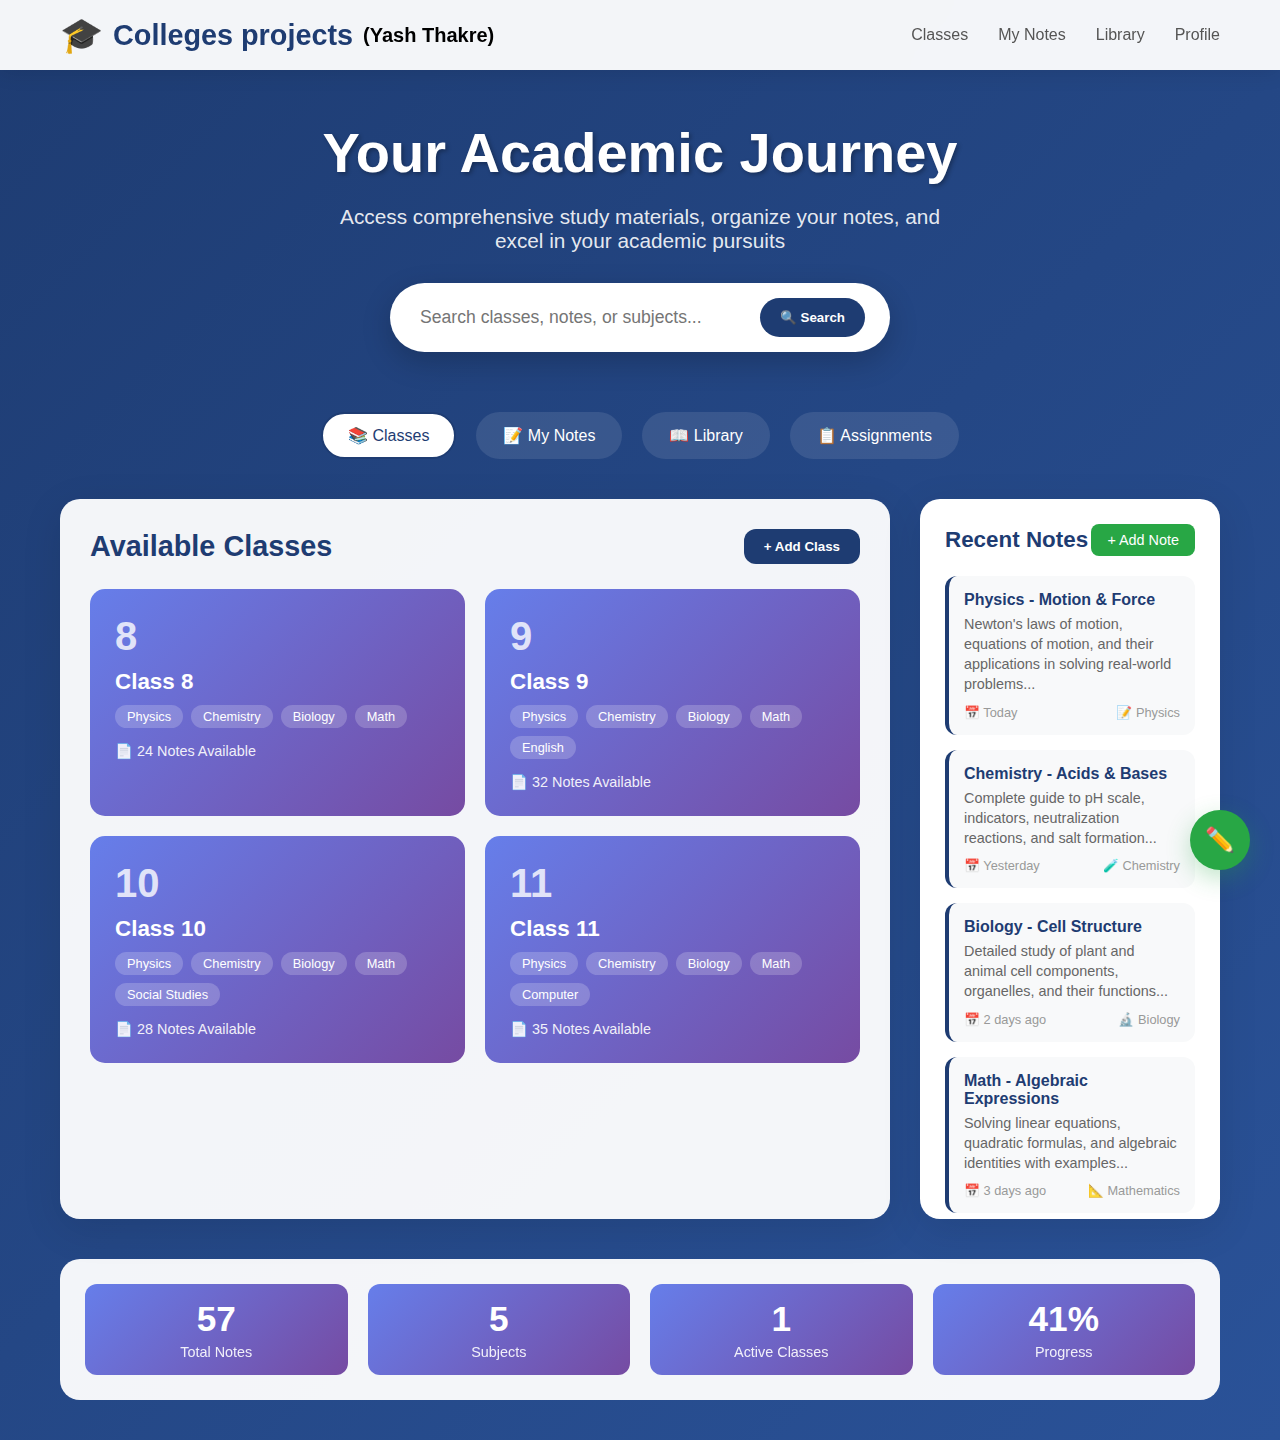
<file: index.html>
<!DOCTYPE html>
<html lang="en">
  <head>
    <meta charset="UTF-8" />
    <meta name="viewport" content="width=device-width, initial-scale=1.0" />
    <title>Yash Thakre</title>
    <link rel="stylesheet" href="./Css/style.css">
  </head>
  <body>
    <nav class="navbar">
      <div class="nav-content">
        <div class="logo">
          Colleges projects
          <span style="font-size: 20px; color: black">(Yash Thakre)</span>
        </div>
        <div class="nav-links">
          <a href="#" onclick="showTab('classes')">Classes</a>
          <a href="#" onclick="showTab('notes')">My Notes</a>
          <a href="#" onclick="showTab('library')">Library</a>
          <a href="#" onclick="showTab('profile')">Profile</a>
        </div>
      </div>
    </nav>

    <div class="main-content">
      <div class="hero-section">
        <h1 class="hero-title">Your Academic Journey</h1>
        <p class="hero-subtitle">
          Access comprehensive study materials, organize your notes, and excel
          in your academic pursuits
        </p>

        <div class="search-bar">
          <input
            type="text"
            placeholder="Search classes, notes, or subjects..."
            id="searchInput"
          />
          <button onclick="searchContent()">🔍 Search</button>
        </div>
      </div>

      <div class="tabs">
        <div class="tab active" onclick="showTab('classes')">📚 Classes</div>
        <div class="tab" onclick="showTab('notes')">📝 My Notes</div>
        <div class="tab" onclick="showTab('library')">📖 Library</div>
        <div class="tab" onclick="showTab('assignments')">📋 Assignments</div>
      </div>

      <div class="content-grid">
        <div class="classes-section" id="classesSection">
          <div class="section-header">
            <h2 class="section-title">Available Classes</h2>
            <button class="add-btn" onclick="addClass()">+ Add Class</button>
          </div>

          <div class="class-grid" id="classGrid">
            <div class="class-card" onclick="openClass(8)">
              <div class="class-number">8</div>
              <div class="class-info">
                <h3>Class 8</h3>
                <div class="subject-tags">
                  <span class="subject-tag">Physics</span>
                  <span class="subject-tag">Chemistry</span>
                  <span class="subject-tag">Biology</span>
                  <span class="subject-tag">Math</span>
                </div>
                <div class="notes-count">📄 24 Notes Available</div>
              </div>
            </div>

            <div class="class-card" onclick="openClass(9)">
              <div class="class-number">9</div>
              <div class="class-info">
                <h3>Class 9</h3>
                <div class="subject-tags">
                  <span class="subject-tag">Physics</span>
                  <span class="subject-tag">Chemistry</span>
                  <span class="subject-tag">Biology</span>
                  <span class="subject-tag">Math</span>
                  <span class="subject-tag">English</span>
                </div>
                <div class="notes-count">📄 32 Notes Available</div>
              </div>
            </div>

            <div class="class-card" onclick="openClass(10)">
              <div class="class-number">10</div>
              <div class="class-info">
                <h3>Class 10</h3>
                <div class="subject-tags">
                  <span class="subject-tag">Physics</span>
                  <span class="subject-tag">Chemistry</span>
                  <span class="subject-tag">Biology</span>
                  <span class="subject-tag">Math</span>
                  <span class="subject-tag">Social Studies</span>
                </div>
                <div class="notes-count">📄 28 Notes Available</div>
              </div>
            </div>

            <div class="class-card" onclick="openClass(11)">
              <div class="class-number">11</div>
              <div class="class-info">
                <h3>Class 11</h3>
                <div class="subject-tags">
                  <span class="subject-tag">Physics</span>
                  <span class="subject-tag">Chemistry</span>
                  <span class="subject-tag">Biology</span>
                  <span class="subject-tag">Math</span>
                  <span class="subject-tag">Computer</span>
                </div>
                <div class="notes-count">📄 35 Notes Available</div>
              </div>
            </div>
          </div>
        </div>

        <div class="notes-panel">
          <div class="notes-header">
            <h3 class="notes-title">Recent Notes</h3>
            <button class="add-note-btn" onclick="addNote()">+ Add Note</button>
          </div>

          <div class="note-item" onclick="openNote('physics-motion')">
            <div class="note-title">Physics - Motion & Force</div>
            <div class="note-preview">
              Newton's laws of motion, equations of motion, and their
              applications in solving real-world problems...
            </div>
            <div class="note-meta">
              <span>📅 Today</span>
              <span>📝 Physics</span>
            </div>
          </div>

          <div class="note-item" onclick="openNote('chemistry-acids')">
            <div class="note-title">Chemistry - Acids & Bases</div>
            <div class="note-preview">
              Complete guide to pH scale, indicators, neutralization reactions,
              and salt formation...
            </div>
            <div class="note-meta">
              <span>📅 Yesterday</span>
              <span>🧪 Chemistry</span>
            </div>
          </div>

          <div class="note-item" onclick="openNote('biology-cells')">
            <div class="note-title">Biology - Cell Structure</div>
            <div class="note-preview">
              Detailed study of plant and animal cell components, organelles,
              and their functions...
            </div>
            <div class="note-meta">
              <span>📅 2 days ago</span>
              <span>🔬 Biology</span>
            </div>
          </div>

          <div class="note-item" onclick="openNote('math-algebra')">
            <div class="note-title">Math - Algebraic Expressions</div>
            <div class="note-preview">
              Solving linear equations, quadratic formulas, and algebraic
              identities with examples...
            </div>
            <div class="note-meta">
              <span>📅 3 days ago</span>
              <span>📐 Mathematics</span>
            </div>
          </div>

          <div class="note-item" onclick="openNote('english-grammar')">
            <div class="note-title">English - Grammar Rules</div>
            <div class="note-preview">
              Parts of speech, tenses, voice, and sentence structure with
              practical examples...
            </div>
            <div class="note-meta">
              <span>📅 4 days ago</span>
              <span>📚 English</span>
            </div>
          </div>

          <div class="note-item" onclick="openNote('social-history')">
            <div class="note-title">Social Studies - Indian History</div>
            <div class="note-preview">
              Ancient civilizations, medieval period, freedom struggle, and
              modern India...
            </div>
            <div class="note-meta">
              <span>📅 5 days ago</span>
              <span>🏛️ History</span>
            </div>
          </div>
        </div>
      </div>

      <div class="stats-bar">
        <div class="stat-item">
          <div class="stat-number">119</div>
          <div class="stat-label">Total Notes</div>
        </div>
        <div class="stat-item">
          <div class="stat-number">12</div>
          <div class="stat-label">Subjects</div>
        </div>
        <div class="stat-item">
          <div class="stat-number">4</div>
          <div class="stat-label">Active Classes</div>
        </div>
        <div class="stat-item">
          <div class="stat-number">87%</div>
          <div class="stat-label">Progress</div>
        </div>
      </div>
    </div>

    <button class="floating-notes" onclick="quickNote()" title="Quick Note">✏️</button>

    <!-- Note Modal -->
    <div class="note-modal" id="noteModal">
      <div class="note-content" id="noteContent">
        <button class="close-btn" onclick="closeNote()">&times;</button>
      </div>
    </div>
    <!-- End of Note Modal -->
    <script src="./Js/Javascript.js"></script>
  </body>
</html>
</file>
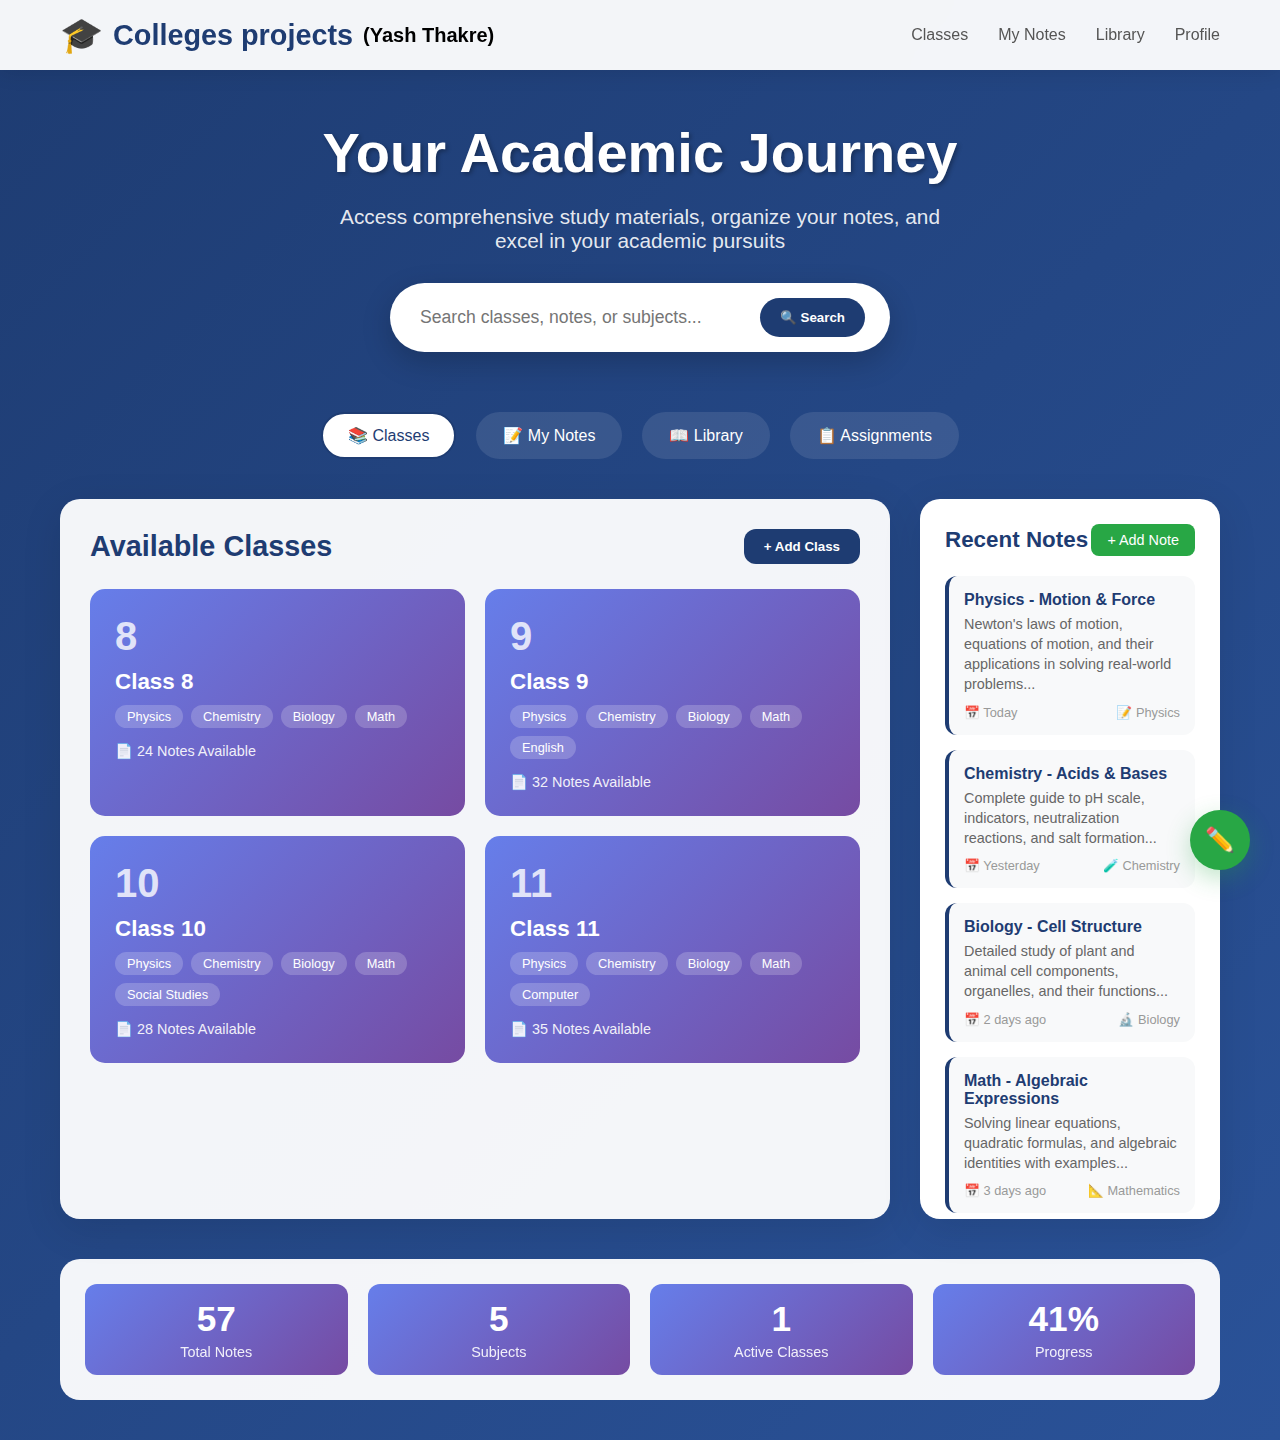
<file: Notes/index.html>
<!DOCTYPE html>
<html lang="en">
<head>
    <meta charset="UTF-8">
    <meta name="viewport" content="width=device-width, initial-scale=1.0">
    <title>Yash Thakre</title>
    <style>
        * {
            margin: 0;
            padding: 0;
            box-sizing: border-box;
        }

        body {
            font-family: 'Inter', -apple-system, BlinkMacSystemFont, sans-serif;
            background: linear-gradient(135deg, #1e3c72 0%, #2a5298 100%);
            min-height: 100vh;
            color: #333;
        }

        .navbar {
            background: rgba(255, 255, 255, 0.95);
            backdrop-filter: blur(20px);
            padding: 15px 0;
            position: fixed;
            width: 100%;
            top: 0;
            z-index: 1000;
            box-shadow: 0 2px 20px rgba(0, 0, 0, 0.1);
        }

        .nav-content {
            max-width: 1200px;
            margin: 0 auto;
            display: flex;
            justify-content: space-between;
            align-items: center;
            padding: 0 20px;
        }

        .logo {
            font-size: 1.8em;
            font-weight: 700;
            color: #1e3c72;
            display: flex;
            align-items: center;
            gap: 10px;
        }

        .logo::before {
            content: "🎓";
            font-size: 1.2em;
        }

        .nav-links {
            display: flex;
            gap: 30px;
        }

        .nav-links a {
            text-decoration: none;
            color: #555;
            font-weight: 500;
            transition: color 0.3s ease;
        }

        .nav-links a:hover {
            color: #1e3c72;
        }

        .main-content {
            margin-top: 80px;
            padding: 40px 20px;
            max-width: 1200px;
            margin-left: auto;
            margin-right: auto;
        }

        .hero-section {
            text-align: center;
            margin-bottom: 60px;
        }

        .hero-title {
            font-size: 3.5em;
            font-weight: 800;
            color: white;
            margin-bottom: 20px;
            text-shadow: 2px 2px 4px rgba(0, 0, 0, 0.3);
        }

        .hero-subtitle {
            font-size: 1.3em;
            color: rgba(255, 255, 255, 0.9);
            margin-bottom: 30px;
            max-width: 600px;
            margin-left: auto;
            margin-right: auto;
        }

        .search-bar {
            background: white;
            padding: 15px 25px;
            border-radius: 50px;
            display: flex;
            align-items: center;
            max-width: 500px;
            margin: 0 auto 20px;
            box-shadow: 0 10px 30px rgba(0, 0, 0, 0.2);
        }

        .search-bar input {
            border: none;
            outline: none;
            flex: 1;
            font-size: 1.1em;
            padding: 5px;
        }

        .search-bar button {
            background: #1e3c72;
            color: white;
            border: none;
            padding: 12px 20px;
            border-radius: 25px;
            cursor: pointer;
            font-weight: 600;
            transition: background 0.3s ease;
        }

        .search-bar button:hover {
            background: #2a5298;
        }

        .tabs {
            display: flex;
            justify-content: center;
            gap: 20px;
            margin-bottom: 40px;
        }

        .tab {
            background: rgba(255, 255, 255, 0.1);
            color: white;
            padding: 12px 25px;
            border-radius: 25px;
            cursor: pointer;
            transition: all 0.3s ease;
            font-weight: 500;
            border: 2px solid transparent;
        }

        .tab.active {
            background: white;
            color: #1e3c72;
            border: 2px solid #1e3c72;
        }

        .tab:hover {
            background: rgba(255, 255, 255, 0.2);
        }

        .tab.active:hover {
            background: white;
        }

        .content-grid {
            display: grid;
            grid-template-columns: 1fr 300px;
            gap: 30px;
            margin-bottom: 40px;
        }

        .classes-section {
            background: rgba(255, 255, 255, 0.95);
            border-radius: 20px;
            padding: 30px;
            box-shadow: 0 10px 40px rgba(0, 0, 0, 0.1);
        }

        .section-header {
            display: flex;
            justify-content: space-between;
            align-items: center;
            margin-bottom: 25px;
        }

        .section-title {
            font-size: 1.8em;
            font-weight: 700;
            color: #1e3c72;
        }

        .add-btn {
            background: #1e3c72;
            color: white;
            border: none;
            padding: 10px 20px;
            border-radius: 12px;
            cursor: pointer;
            font-weight: 600;
            transition: background 0.3s ease;
        }

        .add-btn:hover {
            background: #2a5298;
        }

        .class-grid {
            display: grid;
            grid-template-columns: repeat(auto-fit, minmax(250px, 1fr));
            gap: 20px;
        }

        .class-card {
            background: linear-gradient(135deg, #667eea 0%, #764ba2 100%);
            border-radius: 15px;
            padding: 25px;
            color: white;
            cursor: pointer;
            transition: transform 0.3s ease, box-shadow 0.3s ease;
            position: relative;
            overflow: hidden;
        }

        .class-card:hover {
            transform: translateY(-5px);
            box-shadow: 0 15px 35px rgba(0, 0, 0, 0.2);
        }

        .class-card::before {
            content: "";
            position: absolute;
            top: 0;
            left: 0;
            right: 0;
            bottom: 0;
            background: linear-gradient(45deg, rgba(255, 255, 255, 0.1), transparent);
            opacity: 0;
            transition: opacity 0.3s ease;
        }

        .class-card:hover::before {
            opacity: 1;
        }

        .class-number {
            font-size: 2.5em;
            font-weight: 900;
            margin-bottom: 10px;
            opacity: 0.8;
        }

        .class-info h3 {
            font-size: 1.4em;
            margin-bottom: 10px;
            font-weight: 600;
        }

        .subject-tags {
            display: flex;
            flex-wrap: wrap;
            gap: 8px;
            margin-bottom: 15px;
        }

        .subject-tag {
            background: rgba(255, 255, 255, 0.2);
            padding: 4px 12px;
            border-radius: 12px;
            font-size: 0.8em;
            font-weight: 500;
        }

        .notes-count {
            font-size: 0.9em;
            opacity: 0.9;
            margin-top: 10px;
        }

        .notes-panel {
            background: white;
            border-radius: 20px;
            padding: 25px;
            box-shadow: 0 10px 40px rgba(0, 0, 0, 0.1);
            height: fit-content;
            position: sticky;
            top: 100px;
            max-height: 80vh;
            overflow-y: auto;
        }

        .notes-header {
            display: flex;
            justify-content: space-between;
            align-items: center;
            margin-bottom: 20px;
        }

        .notes-title {
            font-size: 1.4em;
            font-weight: 700;
            color: #1e3c72;
        }

        .note-item {
            background: #f8f9fa;
            border-radius: 12px;
            padding: 15px;
            margin-bottom: 15px;
            border-left: 4px solid #1e3c72;
            transition: all 0.3s ease;
            cursor: pointer;
        }

        .note-item:hover {
            background: #e9ecef;
            transform: translateX(5px);
        }

        .note-title {
            font-weight: 600;
            color: #1e3c72;
            margin-bottom: 5px;
        }

        .note-preview {
            font-size: 0.9em;
            color: #666;
            line-height: 1.4;
        }

        .note-meta {
            display: flex;
            justify-content: space-between;
            align-items: center;
            margin-top: 10px;
            font-size: 0.8em;
            color: #999;
        }

        .add-note-btn {
            background: #28a745;
            color: white;
            border: none;
            padding: 8px 16px;
            border-radius: 8px;
            cursor: pointer;
            font-size: 0.9em;
            font-weight: 500;
        }

        .add-note-btn:hover {
            background: #218838;
        }

        .stats-bar {
            background: rgba(255, 255, 255, 0.95);
            border-radius: 20px;
            padding: 25px;
            margin-top: 30px;
            display: grid;
            grid-template-columns: repeat(auto-fit, minmax(200px, 1fr));
            gap: 20px;
        }

        .stat-item {
            text-align: center;
            padding: 15px;
            border-radius: 12px;
            background: linear-gradient(135deg, #667eea 0%, #764ba2 100%);
            color: white;
        }

        .stat-number {
            font-size: 2.2em;
            font-weight: 800;
            margin-bottom: 5px;
        }

        .stat-label {
            font-size: 0.9em;
            opacity: 0.9;
        }

        .floating-notes {
            position: fixed;
            bottom: 30px;
            right: 30px;
            background: #28a745;
            color: white;
            border: none;
            border-radius: 50%;
            width: 60px;
            height: 60px;
            font-size: 1.5em;
            cursor: pointer;
            box-shadow: 0 8px 25px rgba(40, 167, 69, 0.3);
            transition: all 0.3s ease;
            z-index: 1000;
        }

        .note-modal {
            position: fixed;
            top: 0;
            left: 0;
            width: 100%;
            height: 100%;
            background: rgba(0, 0, 0, 0.8);
            display: none;
            justify-content: center;
            align-items: center;
            z-index: 2000;
        }

        .note-modal.active {
            display: flex;
        }

        .note-content {
            background: white;
            border-radius: 20px;
            padding: 30px;
            max-width: 800px;
            width: 90%;
            max-height: 80vh;
            overflow-y: auto;
            position: relative;
        }

        .note-content h2 {
            color: #1e3c72;
            margin-bottom: 10px;
            font-size: 1.8em;
        }

        .note-content .subject-badge {
            background: #1e3c72;
            color: white;
            padding: 5px 15px;
            border-radius: 20px;
            font-size: 0.9em;
            display: inline-block;
            margin-bottom: 20px;
        }

        .note-content .close-btn {
            position: absolute;
            top: 20px;
            right: 25px;
            background: none;
            border: none;
            font-size: 1.5em;
            cursor: pointer;
            color: #999;
        }

        .note-content .close-btn:hover {
            color: #333;
        }

        .note-body {
            line-height: 1.6;
            color: #333;
        }

        .note-body h3 {
            color: #1e3c72;
            margin: 20px 0 10px 0;
            font-size: 1.3em;
        }

        .note-body p {
            margin-bottom: 15px;
        }

        .note-body ul {
            margin: 10px 0 20px 20px;
        }

        .note-body li {
            margin-bottom: 8px;
        }

        .formula-box {
            background: #f8f9fa;
            border-left: 4px solid #1e3c72;
            padding: 15px;
            margin: 15px 0;
            border-radius: 5px;
            font-family: 'Courier New', monospace;
        }

        .highlight {
            background: #fff3cd;
            padding: 2px 4px;
            border-radius: 3px;
        }

        .note-actions {
            display: flex;
            gap: 10px;
            margin-top: 20px;
            justify-content: flex-end;
        }

        .action-btn {
            padding: 8px 16px;
            border: none;
            border-radius: 8px;
            cursor: pointer;
            font-weight: 500;
            transition: all 0.3s ease;
        }

        .edit-btn {
            background: #28a745;
            color: white;
        }

        .edit-btn:hover {
            background: #218838;
        }

        .delete-btn {
            background: #dc3545;
            color: white;
        }

        .delete-btn:hover {
            background: #c82333;
        }

        .share-btn {
            background: #007bff;
            color: white;
        }

        .share-btn:hover {
            background: #0056b3;
        }

        @media (max-width: 768px) {
            .content-grid {
                grid-template-columns: 1fr;
                gap: 20px;
            }
            
            .hero-title {
                font-size: 2.5em;
            }
            
            .nav-links {
                display: none;
            }
            
            .tabs {
                flex-wrap: wrap;
                gap: 10px;
            }
            
            .class-grid {
                grid-template-columns: 1fr;
            }
        }
    </style>
</head>
<body>
    <nav class="navbar">
        <div class="nav-content">
            <div class="logo">Colleges projects <span style="font-size: 20px; color: black;">(Yash Thakre)</span></div>
            <div class="nav-links">
                <a href="#" onclick="showTab('classes')">Classes</a>
                <a href="#" onclick="showTab('notes')">My Notes</a>
                <a href="#" onclick="showTab('library')">Library</a>
                <a href="#" onclick="showTab('profile')">Profile</a>
            </div>
        </div>
    </nav>

    <div class="main-content">
        <div class="hero-section">
            <h1 class="hero-title">Your Academic Journey</h1>
            <p class="hero-subtitle">Access comprehensive study materials, organize your notes, and excel in your academic pursuits</p>
            
            <div class="search-bar">
                <input type="text" placeholder="Search classes, notes, or subjects..." id="searchInput">
                <button onclick="searchContent()">🔍 Search</button>
            </div>
        </div>

        <div class="tabs">
            <div class="tab active" onclick="showTab('classes')">📚 Classes</div>
            <div class="tab" onclick="showTab('notes')">📝 My Notes</div>
            <div class="tab" onclick="showTab('library')">📖 Library</div>
            <div class="tab" onclick="showTab('assignments')">📋 Assignments</div>
        </div>

        <div class="content-grid">
            <div class="classes-section" id="classesSection">
                <div class="section-header">
                    <h2 class="section-title">Available Classes</h2>
                    <button class="add-btn" onclick="addClass()">+ Add Class</button>
                </div>
                
                <div class="class-grid" id="classGrid">
                    <div class="class-card" onclick="openClass(8)">
                        <div class="class-number">8</div>
                        <div class="class-info">
                            <h3>Class 8</h3>
                            <div class="subject-tags">
                                <span class="subject-tag">Physics</span>
                                <span class="subject-tag">Chemistry</span>
                                <span class="subject-tag">Biology</span>
                                <span class="subject-tag">Math</span>
                            </div>
                            <div class="notes-count">📄 24 Notes Available</div>
                        </div>
                    </div>

                    <div class="class-card" onclick="openClass(9)">
                        <div class="class-number">9</div>
                        <div class="class-info">
                            <h3>Class 9</h3>
                            <div class="subject-tags">
                                <span class="subject-tag">Physics</span>
                                <span class="subject-tag">Chemistry</span>
                                <span class="subject-tag">Biology</span>
                                <span class="subject-tag">Math</span>
                                <span class="subject-tag">English</span>
                            </div>
                            <div class="notes-count">📄 32 Notes Available</div>
                        </div>
                    </div>

                    <div class="class-card" onclick="openClass(10)">
                        <div class="class-number">10</div>
                        <div class="class-info">
                            <h3>Class 10</h3>
                            <div class="subject-tags">
                                <span class="subject-tag">Physics</span>
                                <span class="subject-tag">Chemistry</span>
                                <span class="subject-tag">Biology</span>
                                <span class="subject-tag">Math</span>
                                <span class="subject-tag">Social Studies</span>
                            </div>
                            <div class="notes-count">📄 28 Notes Available</div>
                        </div>
                    </div>

                    <div class="class-card" onclick="openClass(11)">
                        <div class="class-number">11</div>
                        <div class="class-info">
                            <h3>Class 11</h3>
                            <div class="subject-tags">
                                <span class="subject-tag">Physics</span>
                                <span class="subject-tag">Chemistry</span>
                                <span class="subject-tag">Biology</span>
                                <span class="subject-tag">Math</span>
                                <span class="subject-tag">Computer</span>
                            </div>
                            <div class="notes-count">📄 35 Notes Available</div>
                        </div>
                    </div>
                </div>
            </div>

            <div class="notes-panel">
                <div class="notes-header">
                    <h3 class="notes-title">Recent Notes</h3>
                    <button class="add-note-btn" onclick="addNote()">+ Add Note</button>
                </div>
                
                <div class="note-item" onclick="openNote('physics-motion')">
                    <div class="note-title">Physics - Motion & Force</div>
                    <div class="note-preview">Newton's laws of motion, equations of motion, and their applications in solving real-world problems...</div>
                    <div class="note-meta">
                        <span>📅 Today</span>
                        <span>📝 Physics</span>
                    </div>
                </div>

                <div class="note-item" onclick="openNote('chemistry-acids')">
                    <div class="note-title">Chemistry - Acids & Bases</div>
                    <div class="note-preview">Complete guide to pH scale, indicators, neutralization reactions, and salt formation...</div>
                    <div class="note-meta">
                        <span>📅 Yesterday</span>
                        <span>🧪 Chemistry</span>
                    </div>
                </div>

                <div class="note-item" onclick="openNote('biology-cells')">
                    <div class="note-title">Biology - Cell Structure</div>
                    <div class="note-preview">Detailed study of plant and animal cell components, organelles, and their functions...</div>
                    <div class="note-meta">
                        <span>📅 2 days ago</span>
                        <span>🔬 Biology</span>
                    </div>
                </div>

                <div class="note-item" onclick="openNote('math-algebra')">
                    <div class="note-title">Math - Algebraic Expressions</div>
                    <div class="note-preview">Solving linear equations, quadratic formulas, and algebraic identities with examples...</div>
                    <div class="note-meta">
                        <span>📅 3 days ago</span>
                        <span>📐 Mathematics</span>
                    </div>
                </div>

                <div class="note-item" onclick="openNote('english-grammar')">
                    <div class="note-title">English - Grammar Rules</div>
                    <div class="note-preview">Parts of speech, tenses, voice, and sentence structure with practical examples...</div>
                    <div class="note-meta">
                        <span>📅 4 days ago</span>
                        <span>📚 English</span>
                    </div>
                </div>

                <div class="note-item" onclick="openNote('social-history')">
                    <div class="note-title">Social Studies - Indian History</div>
                    <div class="note-preview">Ancient civilizations, medieval period, freedom struggle, and modern India...</div>
                    <div class="note-meta">
                        <span>📅 5 days ago</span>
                        <span>🏛️ History</span>
                    </div>
                </div>
            </div>
        </div>

        <div class="stats-bar">
            <div class="stat-item">
                <div class="stat-number">119</div>
                <div class="stat-label">Total Notes</div>
            </div>
            <div class="stat-item">
                <div class="stat-number">12</div>
                <div class="stat-label">Subjects</div>
            </div>
            <div class="stat-item">
                <div class="stat-number">4</div>
                <div class="stat-label">Active Classes</div>
            </div>
            <div class="stat-item">
                <div class="stat-number">87%</div>
                <div class="stat-label">Progress</div>
            </div>
        </div>
    </div>

    <button class="floating-notes" onclick="quickNote()" title="Quick Note">✏️</button>

    <!-- Note Modal -->
    <div class="note-modal" id="noteModal">
        <div class="note-content" id="noteContent">
            <button class="close-btn" onclick="closeNote()">&times;</button>
            <!-- Dynamic content will be loaded here -->
        </div>
    </div>

    <script>
        function showTab(tabName) {
            // Remove active class from all tabs
            document.querySelectorAll('.tab').forEach(tab => {
                tab.classList.remove('active');
            });
            
            // Add active class to clicked tab
            event.target.classList.add('active');
            
            // Show relevant content
            console.log('Showing:', tabName);
        }

        function searchContent() {
            const searchTerm = document.getElementById('searchInput').value;
            if (searchTerm.trim()) {
                alert(`Searching for: "${searchTerm}"`);
                // Implement search functionality here
            }
        }

        function openClass(classNumber) {
            alert(`Opening Class ${classNumber} materials and notes...`);
        }

        function addClass() {
            const className = prompt('Enter class name:');
            if (className) {
                alert(`Adding ${className} to your classes...`);
                // Implement add class functionality
            }
        }

        function addNote() {
            const noteTitle = prompt('Enter note title:');
            if (noteTitle) {
                alert(`Creating new note: "${noteTitle}"`);
                // Implement add note functionality
            }
        }

        // Notes database
        const notesDatabase = {
            'physics-motion': {
                title: 'Physics - Motion & Force',
                subject: 'Physics',
                content: `
                    <h3>Newton's Laws of Motion</h3>
                    <p><strong>First Law (Law of Inertia):</strong> An object at rest stays at rest, and an object in motion stays in motion at constant velocity, unless acted upon by an external force.</p>
                    
                    <h3>Second Law</h3>
                    <div class="formula-box">
                        F = ma<br>
                        Where: F = Force, m = mass, a = acceleration
                    </div>
                    
                    <h3>Third Law</h3>
                    <p>For every action, there is an equal and opposite reaction.</p>
                    
                    <h3>Equations of Motion</h3>
                    <div class="formula-box">
                        v = u + at<br>
                        s = ut + ½at²<br>
                        v² = u² + 2as
                    </div>
                    
                    <h3>Key Points</h3>
                    <ul>
                        <li>Motion is relative - depends on the reference frame</li>
                        <li>Force is a vector quantity (has magnitude and direction)</li>
                        <li>Acceleration is directly proportional to force and inversely proportional to mass</li>
                        <li><span class="highlight">Remember: Force causes acceleration, not velocity</span></li>
                    </ul>
                    
                    <h3>Real-life Applications</h3>
                    <p>• Seat belts in cars (First Law)<br>
                    • Rocket propulsion (Third Law)<br>
                    • Sports activities (Second Law)</p>
                `
            },
            'chemistry-acids': {
                title: 'Chemistry - Acids & Bases',
                subject: 'Chemistry',
                content: `
                    <h3>What are Acids?</h3>
                    <p>Acids are substances that release hydrogen ions (H⁺) when dissolved in water. They have a <span class="highlight">pH less than 7</span>.</p>
                    
                    <h3>Properties of Acids</h3>
                    <ul>
                        <li>Sour taste (never taste acids in lab!)</li>
                        <li>Turn blue litmus paper red</li>
                        <li>React with metals to produce hydrogen gas</li>
                        <li>Conduct electricity in aqueous solution</li>
                    </ul>
                    
                    <h3>What are Bases?</h3>
                    <p>Bases are substances that release hydroxide ions (OH⁻) when dissolved in water. They have a <span class="highlight">pH greater than 7</span>.</p>
                    
                    <h3>pH Scale</h3>
                    <div class="formula-box">
                        pH = -log[H⁺]<br>
                        pH + pOH = 14 (at 25°C)
                    </div>
                    
                    <h3>Neutralization Reaction</h3>
                    <div class="formula-box">
                        Acid + Base → Salt + Water<br>
                        HCl + NaOH → NaCl + H₂O
                    </div>
                    
                    <h3>Common Examples</h3>
                    <p><strong>Acids:</strong> HCl (Hydrochloric acid), H₂SO₄ (Sulfuric acid), HNO₃ (Nitric acid)</p>
                    <p><strong>Bases:</strong> NaOH (Sodium hydroxide), KOH (Potassium hydroxide), Ca(OH)₂ (Calcium hydroxide)</p>
                    
                    <h3>Indicators</h3>
                    <ul>
                        <li><strong>Litmus:</strong> Red in acid, Blue in base</li>
                        <li><strong>Phenolphthalein:</strong> Colorless in acid, Pink in base</li>
                        <li><strong>Methyl Orange:</strong> Red in acid, Yellow in base</li>
                    </ul>
                `
            },
            'biology-cells': {
                title: 'Biology - Cell Structure',
                subject: 'Biology',
                content: `
                    <h3>Cell Theory</h3>
                    <ul>
                        <li>All living things are made of one or more cells</li>
                        <li>Cell is the basic unit of life</li>
                        <li>All cells come from pre-existing cells</li>
                    </ul>
                    
                    <h3>Types of Cells</h3>
                    <p><strong>1. Prokaryotic Cells:</strong> No membrane-bound nucleus (bacteria, archaea)</p>
                    <p><strong>2. Eukaryotic Cells:</strong> Have membrane-bound nucleus (plants, animals, fungi)</p>
                    
                    <h3>Plant Cell Components</h3>
                    <ul>
                        <li><strong>Cell Wall:</strong> Provides structure and protection</li>
                        <li><strong>Chloroplasts:</strong> Site of photosynthesis</li>
                        <li><strong>Large Vacuole:</strong> Storage and maintains turgor pressure</li>
                        <li><strong>Nucleus:</strong> Controls cell activities</li>
                        <li><strong>Mitochondria:</strong> Powerhouse of the cell</li>
                    </ul>
                    
                    <h3>Animal Cell Components</h3>
                    <ul>
                        <li><strong>Nucleus:</strong> Contains DNA and controls cell</li>
                        <li><strong>Mitochondria:</strong> Cellular respiration</li>
                        <li><strong>Ribosomes:</strong> Protein synthesis</li>
                        <li><strong>Endoplasmic Reticulum:</strong> Transport system</li>
                        <li><strong>Golgi Apparatus:</strong> Packaging and shipping</li>
                    </ul>
                    
                    <h3>Key Differences</h3>
                    <div class="formula-box">
                        Plant Cell = Animal Cell + Cell Wall + Chloroplasts + Large Vacuole
                    </div>
                    
                    <h3>Functions</h3>
                    <p><span class="highlight">Photosynthesis:</span> 6CO₂ + 6H₂O + light energy → C₆H₁₂O₆ + 6O₂</p>
                    <p><span class="highlight">Cellular Respiration:</span> C₆H₁₂O₆ + 6O₂ → 6CO₂ + 6H₂O + ATP</p>
                `
            },
            'math-algebra': {
                title: 'Math - Algebraic Expressions',
                subject: 'Mathematics',
                content: `
                    <h3>What is Algebra?</h3>
                    <p>Algebra is the branch of mathematics that uses letters and symbols to represent numbers and quantities in formulas and equations.</p>
                    
                    <h3>Basic Terms</h3>
                    <ul>
                        <li><strong>Variable:</strong> A letter representing an unknown number (x, y, z)</li>
                        <li><strong>Constant:</strong> A fixed number (2, 5, -3)</li>
                        <li><strong>Coefficient:</strong> Number multiplied by a variable (3 in 3x)</li>
                        <li><strong>Term:</strong> A single part of an expression (3x, -2y, 5)</li>
                    </ul>
                    
                    <h3>Linear Equations</h3>
                    <p>An equation where the highest power of the variable is 1.</p>
                    <div class="formula-box">
                        Standard Form: ax + b = 0<br>
                        Solution: x = -b/a
                    </div>
                    
                    <h3>Quadratic Equations</h3>
                    <p>An equation where the highest power of the variable is 2.</p>
                    <div class="formula-box">
                        Standard Form: ax² + bx + c = 0<br>
                        Quadratic Formula: x = (-b ± √(b² - 4ac)) / 2a
                    </div>
                    
                    <h3>Algebraic Identities</h3>
                    <div class="formula-box">
                        (a + b)² = a² + 2ab + b²<br>
                        (a - b)² = a² - 2ab + b²<br>
                        (a + b)(a - b) = a² - b²<br>
                        (a + b)³ = a³ + 3a²b + 3ab² + b³
                    </div>
                    
                    <h3>Factorization</h3>
                    <p>Breaking down expressions into simpler parts:</p>
                    <ul>
                        <li><strong>Common Factor:</strong> 6x + 9 = 3(2x + 3)</li>
                        <li><strong>Difference of Squares:</strong> x² - 4 = (x + 2)(x - 2)</li>
                        <li><strong>Perfect Square:</strong> x² + 6x + 9 = (x + 3)²</li>
                    </ul>
                    
                    <h3>Solving Steps</h3>
                    <ol>
                        <li>Simplify both sides</li>
                        <li>Collect like terms</li>
                        <li>Isolate the variable</li>
                        <li>Check your answer</li>
                    </ol>
                `
            },
            'english-grammar': {
                title: 'English - Grammar Rules',
                subject: 'English',
                content: `
                    <h3>Parts of Speech</h3>
                    <ul>
                        <li><strong>Noun:</strong> Person, place, thing, or idea (book, happiness, Mumbai)</li>
                        <li><strong>Pronoun:</strong> Replaces a noun (he, she, it, they)</li>
                        <li><strong>Verb:</strong> Action or state of being (run, is, think)</li>
                        <li><strong>Adjective:</strong> Describes a noun (beautiful, large, red)</li>
                        <li><strong>Adverb:</strong> Describes a verb, adjective, or adverb (quickly, very, well)</li>
                    </ul>
                    
                    <h3>Tenses</h3>
                    <div class="formula-box">
                        Present: I write<br>
                        Past: I wrote<br>
                        Future: I will write<br>
                        Perfect: I have written
                    </div>
                    
                    <h3>Active vs Passive Voice</h3>
                    <p><strong>Active:</strong> Subject performs the action</p>
                    <p>Example: "The cat chased the mouse"</p>
                    <p><strong>Passive:</strong> Subject receives the action</p>
                    <p>Example: "The mouse was chased by the cat"</p>
                    
                    <h3>Sentence Structure</h3>
                    <ul>
                        <li><strong>Simple:</strong> One independent clause</li>
                        <li><strong>Compound:</strong> Two or more independent clauses</li>
                        <li><strong>Complex:</strong> One independent + one dependent clause</li>
                    </ul>
                    
                    <h3>Common Errors</h3>
                    <ul>
                        <li><span class="highlight">Subject-Verb Agreement:</span> The book is (not are) on the table</li>
                        <li><span class="highlight">Apostrophe:</span> It's (it is) vs Its (possession)</li>
                        <li><span class="highlight">There/Their/They're:</span> Different meanings and uses</li>
                    </ul>
                    
                    <h3>Punctuation Rules</h3>
                    <ul>
                        <li><strong>Period (.):</strong> End of sentence</li>
                        <li><strong>Comma (,):</strong> Separates items in a list</li>
                        <li><strong>Semicolon (;):</strong> Connects related independent clauses</li>
                        <li><strong>Quotation marks (""):</strong> Direct speech or quotes</li>
                    </ul>
                `
            },
            'social-history': {
                title: 'Social Studies - Indian History',
                subject: 'History',
                content: `
                    <h3>Ancient India (3300 BCE - 550 CE)</h3>
                    <ul>
                        <li><strong>Indus Valley Civilization:</strong> Harappa, Mohenjo-daro (2600-1900 BCE)</li>
                        <li><strong>Vedic Period:</strong> Rigveda, caste system formation</li>
                        <li><strong>Mauryan Empire:</strong> Chandragupta Maurya, Ashoka the Great</li>
                        <li><strong>Gupta Period:</strong> Golden Age of India</li>
                    </ul>
                    
                    <h3>Medieval India (550 - 1526 CE)</h3>
                    <ul>
                        <li><strong>Delhi Sultanate:</strong> Slave Dynasty, Khilji, Tughlaq, Lodhi</li>
                        <li><strong>Vijayanagara Empire:</strong> South Indian Hindu kingdom</li>
                        <li><strong>Mughal Empire:</strong> Babur, Akbar, Shah Jahan, Aurangzeb</li>
                    </ul>
                    
                    <h3>Colonial Period (1757 - 1947)</h3>
                    <ul>
                        <li><strong>British East India Company:</strong> Battle of Plassey (1757)</li>
                        <li><strong>Revolt of 1857:</strong> First War of Independence</li>
                        <li><strong>Indian National Congress:</strong> Founded in 1885</li>
                        <li><strong>Freedom Struggle:</strong> Gandhi, Nehru, Bose</li>
                    </ul>
                    
                    <h3>Important Dates</h3>
                    <div class="formula-box">
                        1757 - Battle of Plassey<br>
                        1857 - Sepoy Mutiny<br>
                        1885 - Indian National Congress<br>
                        1942 - Quit India Movement<br>
                        1947 - Independence
                    </div>
                    
                    <h3>Freedom Fighters</h3>
                    <ul>
                        <li><strong>Mahatma Gandhi:</strong> Non-violence, Satyagraha</li>
                        <li><strong>Jawaharlal Nehru:</strong> First Prime Minister</li>
                        <li><strong>Subhas Chandra Bose:</strong> Indian National Army</li>
                        <li><strong>Bhagat Singh:</strong> Revolutionary patriot</li>
                        <li><strong>Sardar Patel:</strong> Iron Man of India</li>
                    </ul>
                    
                    <h3>Major Movements</h3>
                    <ul>
                        <li><span class="highlight">Non-Cooperation Movement (1920-22):</span> Boycott of British goods</li>
                        <li><span class="highlight">Salt March (1930):</span> Dandi March by Gandhi</li>
                        <li><span class="highlight">Quit India Movement (1942):</span> Do or Die</li>
                    </ul>
                    
                    <h3>Partition of India</h3>
                    <p>India was divided into two nations in 1947: India and Pakistan, leading to massive population displacement and communal violence.</p>
                `
            }
        };

        function openNote(noteId) {
            const note = notesDatabase[noteId];
            if (note) {
                const modal = document.getElementById('noteModal');
                const content = document.getElementById('noteContent');
                
                content.innerHTML = `
                    <button class="close-btn" onclick="closeNote()">&times;</button>
                    <h2>${note.title}</h2>
                    <span class="subject-badge">${note.subject}</span>
                    <div class="note-body">
                        ${note.content}
                    </div>
                    <div class="note-actions">
                        <button class="action-btn edit-btn" onclick="editNote('${noteId}')">✏️ Edit</button>
                        <button class="action-btn share-btn" onclick="shareNote('${noteId}')">📤 Share</button>
                        <button class="action-btn delete-btn" onclick="deleteNote('${noteId}')">🗑️ Delete</button>
                    </div>
                `;
                
                modal.classList.add('active');
                document.body.style.overflow = 'hidden';
            }
        }

        function closeNote() {
            const modal = document.getElementById('noteModal');
            modal.classList.remove('active');
            document.body.style.overflow = 'auto';
        }

        function editNote(noteId) {
            alert(`Opening editor for: ${notesDatabase[noteId].title}`);
        }

        function shareNote(noteId) {
            alert(`Sharing note: ${notesDatabase[noteId].title}`);
        }

        function deleteNote(noteId) {
            if (confirm(`Are you sure you want to delete: ${notesDatabase[noteId].title}?`)) {
                alert(`Note deleted: ${notesDatabase[noteId].title}`);
                closeNote();
            }
        }

        // Close modal when clicking outside
        document.getElementById('noteModal').addEventListener('click', function(e) {
            if (e.target === this) {
                closeNote();
            }
        });

        // Close modal with Escape key
        document.addEventListener('keydown', function(e) {
            if (e.key === 'Escape') {
                closeNote();
            }
        });

        function quickNote() {
            const quickNoteContent = prompt('Quick note:');
            if (quickNoteContent) {
                alert(`Quick note saved: "${quickNoteContent}"`);
                // Implement quick note functionality
            }
        }

        // Search functionality
        document.getElementById('searchInput').addEventListener('keypress', function(e) {
            if (e.key === 'Enter') {
                searchContent();
            }
        });

        // Dynamic stats update
        function updateStats() {
            const stats = document.querySelectorAll('.stat-number');
            stats.forEach(stat => {
                const finalValue = parseInt(stat.textContent);
                let currentValue = 0;
                const increment = finalValue / 50;
                
                const timer = setInterval(() => {
                    currentValue += increment;
                    if (currentValue >= finalValue) {
                        stat.textContent = finalValue + (stat.textContent.includes('%') ? '%' : '');
                        clearInterval(timer);
                    } else {
                        stat.textContent = Math.floor(currentValue) + (stat.textContent.includes('%') ? '%' : '');
                    }
                }, 30);
            });
        }

        // Initialize stats animation on page load
        window.addEventListener('load', updateStats);
    </script>
</body>
</html>
</file>
<file: Css/style.css>
* {
    margin: 0;
    padding: 0;
    box-sizing: border-box;
  }

  body {
    font-family: "Inter", -apple-system, BlinkMacSystemFont, sans-serif;
    background: linear-gradient(135deg, #1e3c72 0%, #2a5298 100%);
    min-height: 100vh;
    color: #333;
  }

  .navbar {
    background: rgba(255, 255, 255, 0.95);
    backdrop-filter: blur(20px);
    padding: 15px 0;
    position: fixed;
    width: 100%;
    top: 0;
    z-index: 1000;
    box-shadow: 0 2px 20px rgba(0, 0, 0, 0.1);
  }

  .nav-content {
    max-width: 1200px;
    margin: 0 auto;
    display: flex;
    justify-content: space-between;
    align-items: center;
    padding: 0 20px;
  }

  .logo {
    font-size: 1.8em;
    font-weight: 700;
    color: #1e3c72;
    display: flex;
    align-items: center;
    gap: 10px;
  }

  .logo::before {
    content: "🎓";
    font-size: 1.2em;
  }

  .nav-links {
    display: flex;
    gap: 30px;
  }

  .nav-links a {
    text-decoration: none;
    color: #555;
    font-weight: 500;
    transition: color 0.3s ease;
  }

  .nav-links a:hover {
    color: #1e3c72;
  }

  .main-content {
    margin-top: 80px;
    padding: 40px 20px;
    max-width: 1200px;
    margin-left: auto;
    margin-right: auto;
  }

  .hero-section {
    text-align: center;
    margin-bottom: 60px;
  }

  .hero-title {
    font-size: 3.5em;
    font-weight: 800;
    color: white;
    margin-bottom: 20px;
    text-shadow: 2px 2px 4px rgba(0, 0, 0, 0.3);
  }

  .hero-subtitle {
    font-size: 1.3em;
    color: rgba(255, 255, 255, 0.9);
    margin-bottom: 30px;
    max-width: 600px;
    margin-left: auto;
    margin-right: auto;
  }

  .search-bar {
    background: white;
    padding: 15px 25px;
    border-radius: 50px;
    display: flex;
    align-items: center;
    max-width: 500px;
    margin: 0 auto 20px;
    box-shadow: 0 10px 30px rgba(0, 0, 0, 0.2);
  }

  .search-bar input {
    border: none;
    outline: none;
    flex: 1;
    font-size: 1.1em;
    padding: 5px;
  }

  .search-bar button {
    background: #1e3c72;
    color: white;
    border: none;
    padding: 12px 20px;
    border-radius: 25px;
    cursor: pointer;
    font-weight: 600;
    transition: background 0.3s ease;
  }

  .search-bar button:hover {
    background: #2a5298;
  }

  .tabs {
    display: flex;
    justify-content: center;
    gap: 20px;
    margin-bottom: 40px;
  }

  .tab {
    background: rgba(255, 255, 255, 0.1);
    color: white;
    padding: 12px 25px;
    border-radius: 25px;
    cursor: pointer;
    transition: all 0.3s ease;
    font-weight: 500;
    border: 2px solid transparent;
  }

  .tab.active {
    background: white;
    color: #1e3c72;
    border: 2px solid #1e3c72;
  }

  .tab:hover {
    background: rgba(255, 255, 255, 0.2);
  }

  .tab.active:hover {
    background: white;
  }

  .content-grid {
    display: grid;
    grid-template-columns: 1fr 300px;
    gap: 30px;
    margin-bottom: 40px;
  }

  .classes-section {
    background: rgba(255, 255, 255, 0.95);
    border-radius: 20px;
    padding: 30px;
    box-shadow: 0 10px 40px rgba(0, 0, 0, 0.1);
  }

  .section-header {
    display: flex;
    justify-content: space-between;
    align-items: center;
    margin-bottom: 25px;
  }

  .section-title {
    font-size: 1.8em;
    font-weight: 700;
    color: #1e3c72;
  }

  .add-btn {
    background: #1e3c72;
    color: white;
    border: none;
    padding: 10px 20px;
    border-radius: 12px;
    cursor: pointer;
    font-weight: 600;
    transition: background 0.3s ease;
  }

  .add-btn:hover {
    background: #2a5298;
  }

  .class-grid {
    display: grid;
    grid-template-columns: repeat(auto-fit, minmax(250px, 1fr));
    gap: 20px;
  }

  .class-card {
    background: linear-gradient(135deg, #667eea 0%, #764ba2 100%);
    border-radius: 15px;
    padding: 25px;
    color: white;
    cursor: pointer;
    transition: transform 0.3s ease, box-shadow 0.3s ease;
    position: relative;
    overflow: hidden;
  }

  .class-card:hover {
    transform: translateY(-5px);
    box-shadow: 0 15px 35px rgba(0, 0, 0, 0.2);
  }

  .class-card::before {
    content: "";
    position: absolute;
    top: 0;
    left: 0;
    right: 0;
    bottom: 0;
    background: linear-gradient(
      45deg,
      rgba(255, 255, 255, 0.1),
      transparent
    );
    opacity: 0;
    transition: opacity 0.3s ease;
  }

  .class-card:hover::before {
    opacity: 1;
  }

  .class-number {
    font-size: 2.5em;
    font-weight: 900;
    margin-bottom: 10px;
    opacity: 0.8;
  }

  .class-info h3 {
    font-size: 1.4em;
    margin-bottom: 10px;
    font-weight: 600;
  }

  .subject-tags {
    display: flex;
    flex-wrap: wrap;
    gap: 8px;
    margin-bottom: 15px;
  }

  .subject-tag {
    background: rgba(255, 255, 255, 0.2);
    padding: 4px 12px;
    border-radius: 12px;
    font-size: 0.8em;
    font-weight: 500;
  }

  .notes-count {
    font-size: 0.9em;
    opacity: 0.9;
    margin-top: 10px;
  }

  .notes-panel {
    background: white;
    border-radius: 20px;
    padding: 25px;
    box-shadow: 0 10px 40px rgba(0, 0, 0, 0.1);
    height: fit-content;
    position: sticky;
    top: 100px;
    max-height: 80vh;
    overflow-y: auto;
  }

  .notes-header {
    display: flex;
    justify-content: space-between;
    align-items: center;
    margin-bottom: 20px;
  }

  .notes-title {
    font-size: 1.4em;
    font-weight: 700;
    color: #1e3c72;
  }

  .note-item {
    background: #f8f9fa;
    border-radius: 12px;
    padding: 15px;
    margin-bottom: 15px;
    border-left: 4px solid #1e3c72;
    transition: all 0.3s ease;
    cursor: pointer;
  }

  .note-item:hover {
    background: #e9ecef;
    transform: translateX(5px);
  }

  .note-title {
    font-weight: 600;
    color: #1e3c72;
    margin-bottom: 5px;
  }

  .note-preview {
    font-size: 0.9em;
    color: #666;
    line-height: 1.4;
  }

  .note-meta {
    display: flex;
    justify-content: space-between;
    align-items: center;
    margin-top: 10px;
    font-size: 0.8em;
    color: #999;
  }

  .add-note-btn {
    background: #28a745;
    color: white;
    border: none;
    padding: 8px 16px;
    border-radius: 8px;
    cursor: pointer;
    font-size: 0.9em;
    font-weight: 500;
  }

  .add-note-btn:hover {
    background: #218838;
  }

  .stats-bar {
    background: rgba(255, 255, 255, 0.95);
    border-radius: 20px;
    padding: 25px;
    margin-top: 30px;
    display: grid;
    grid-template-columns: repeat(auto-fit, minmax(200px, 1fr));
    gap: 20px;
  }

  .stat-item {
    text-align: center;
    padding: 15px;
    border-radius: 12px;
    background: linear-gradient(135deg, #667eea 0%, #764ba2 100%);
    color: white;
  }

  .stat-number {
    font-size: 2.2em;
    font-weight: 800;
    margin-bottom: 5px;
  }

  .stat-label {
    font-size: 0.9em;
    opacity: 0.9;
  }

  .floating-notes {
    position: fixed;
    bottom: 30px;
    right: 30px;
    background: #28a745;
    color: white;
    border: none;
    border-radius: 50%;
    width: 60px;
    height: 60px;
    font-size: 1.5em;
    cursor: pointer;
    box-shadow: 0 8px 25px rgba(40, 167, 69, 0.3);
    transition: all 0.3s ease;
    z-index: 1000;
  }

  .note-modal {
    position: fixed;
    top: 0;
    left: 0;
    width: 100%;
    height: 100%;
    background: rgba(0, 0, 0, 0.8);
    display: none;
    justify-content: center;
    align-items: center;
    z-index: 2000;
  }

  .note-modal.active {
    display: flex;
  }

  .note-content {
    background: white;
    border-radius: 20px;
    padding: 30px;
    max-width: 800px;
    width: 90%;
    max-height: 80vh;
    overflow-y: auto;
    position: relative;
  }

  .note-content h2 {
    color: #1e3c72;
    margin-bottom: 10px;
    font-size: 1.8em;
  }

  .note-content .subject-badge {
    background: #1e3c72;
    color: white;
    padding: 5px 15px;
    border-radius: 20px;
    font-size: 0.9em;
    display: inline-block;
    margin-bottom: 20px;
  }

  .note-content .close-btn {
    position: absolute;
    top: 20px;
    right: 25px;
    background: none;
    border: none;
    font-size: 1.5em;
    cursor: pointer;
    color: #999;
  }

  .note-content .close-btn:hover {
    color: #333;
  }

  .note-body {
    line-height: 1.6;
    color: #333;
  }

  .note-body h3 {
    color: #1e3c72;
    margin: 20px 0 10px 0;
    font-size: 1.3em;
  }

  .note-body p {
    margin-bottom: 15px;
  }

  .note-body ul {
    margin: 10px 0 20px 20px;
  }

  .note-body li {
    margin-bottom: 8px;
  }

  .formula-box {
    background: #f8f9fa;
    border-left: 4px solid #1e3c72;
    padding: 15px;
    margin: 15px 0;
    border-radius: 5px;
    font-family: "Courier New", monospace;
  }

  .highlight {
    background: #fff3cd;
    padding: 2px 4px;
    border-radius: 3px;
  }

  .note-actions {
    display: flex;
    gap: 10px;
    margin-top: 20px;
    justify-content: flex-end;
  }

  .action-btn {
    padding: 8px 16px;
    border: none;
    border-radius: 8px;
    cursor: pointer;
    font-weight: 500;
    transition: all 0.3s ease;
  }

  .edit-btn {
    background: #28a745;
    color: white;
  }

  .edit-btn:hover {
    background: #218838;
  }

  .delete-btn {
    background: #dc3545;
    color: white;
  }

  .delete-btn:hover {
    background: #c82333;
  }

  .share-btn {
    background: #007bff;
    color: white;
  }

  .share-btn:hover {
    background: #0056b3;
  }

  @media (max-width: 768px) {
    .content-grid {
      grid-template-columns: 1fr;
      gap: 20px;
    }

    .hero-title {
      font-size: 2.5em;
    }

    .nav-links {
      display: none;
    }

    .tabs {
      flex-wrap: wrap;
      gap: 10px;
    }

    .class-grid {
      grid-template-columns: 1fr;
    }
  }
</file>
